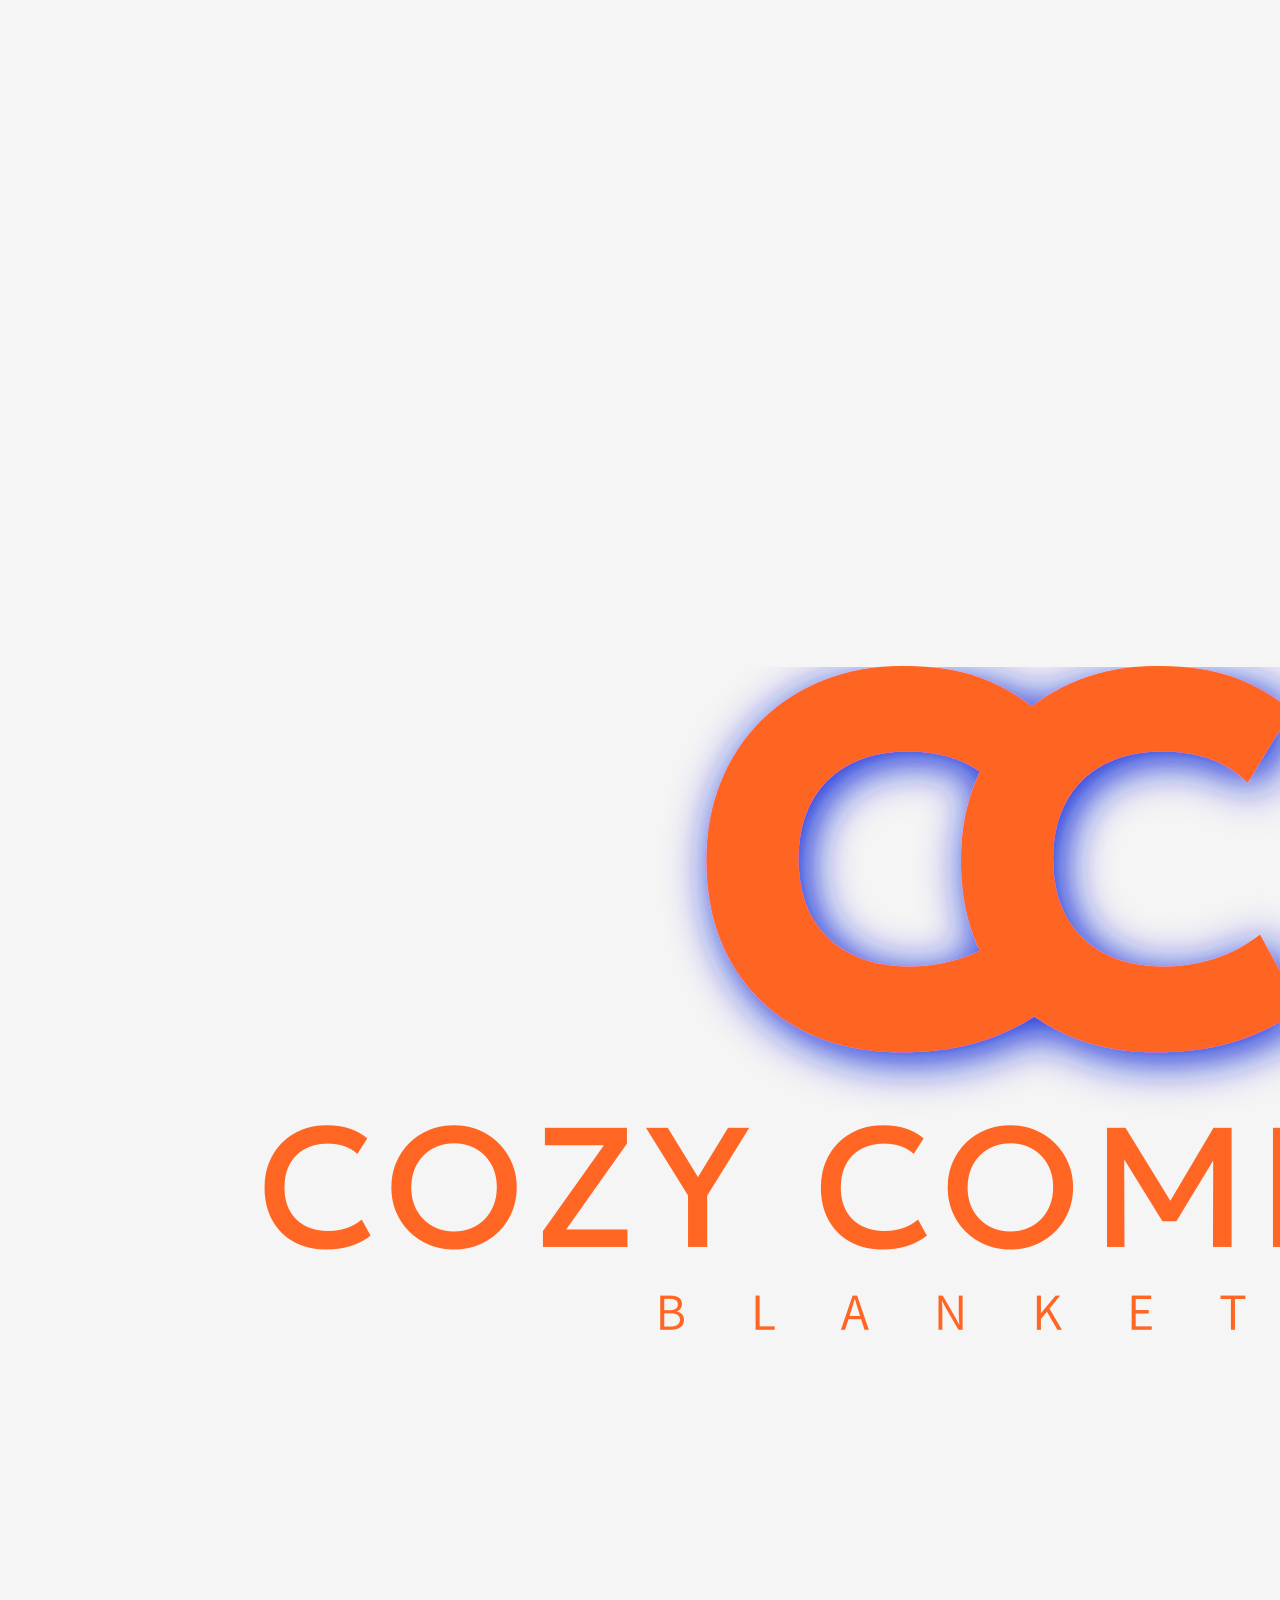
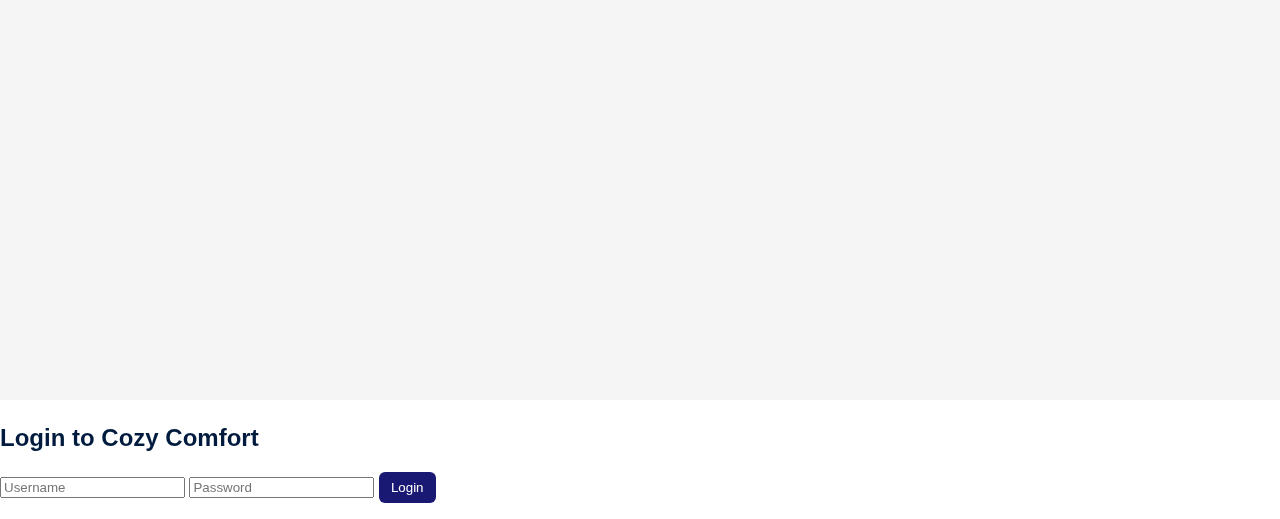
<file: index.html>
<!DOCTYPE html>
<html lang="en">
<head>
  <meta charset="UTF-8">
  <meta name="viewport" content="width=device-width, initial-scale=1.0">
  <title>Cozy Comfort - Login</title>
  <link rel="stylesheet" href="style.css">
</head>
<body>
  <div class="login-container">
    <img src="images/logo.png" alt="Logo" class="logo">
    <h2>Login to Cozy Comfort</h2>
    <input type="text" id="username" placeholder="Username">
    <input type="password" id="password" placeholder="Password">
    <button class="btn" onclick="login()">Login</button>
    <p id="login-msg"></p>
  </div>

  <script src="app.js"></script>
</body>
</html>
</file>
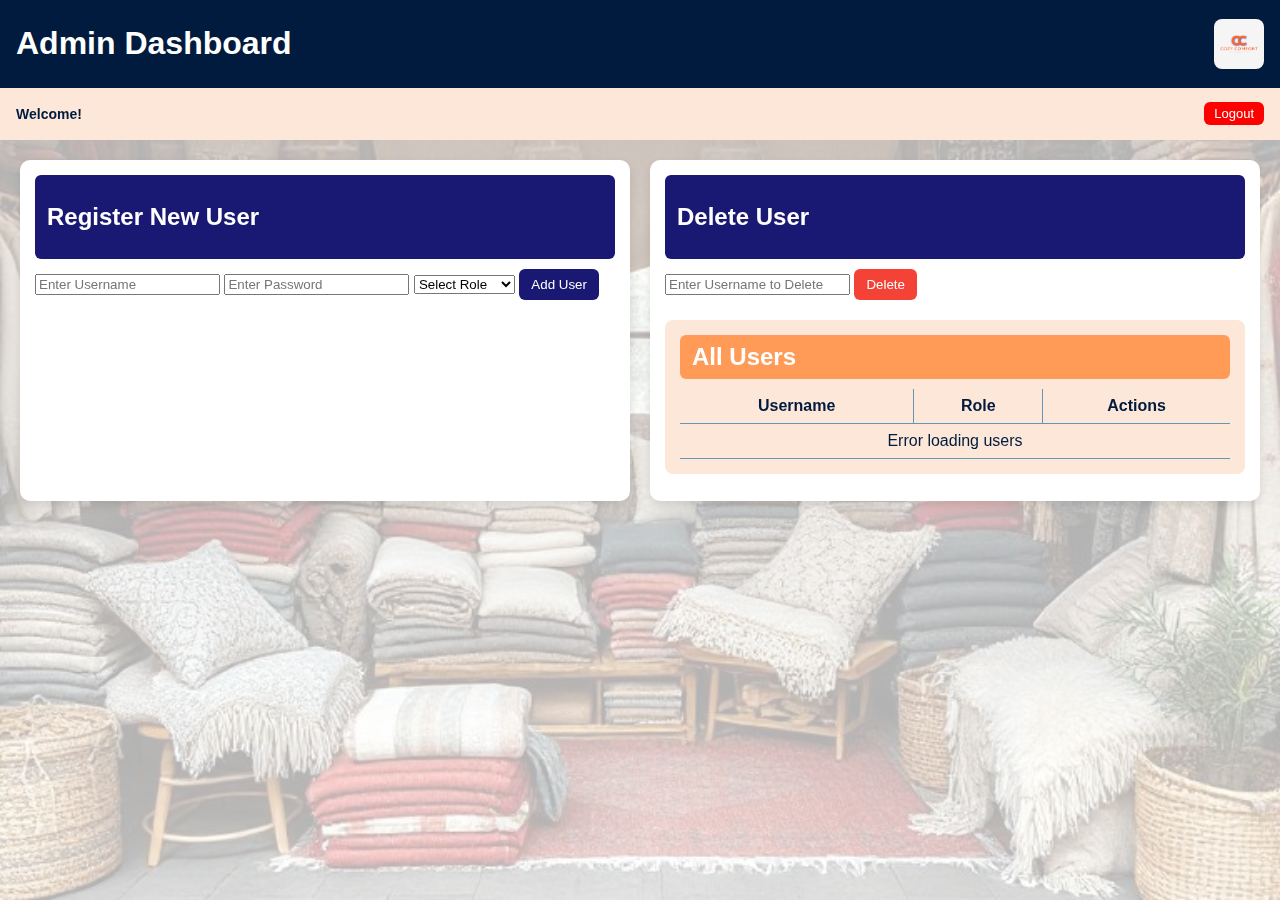
<file: admin.html>
<!DOCTYPE html>
<html lang="en">
<head>
  <meta charset="UTF-8">
  <meta name="viewport" content="width=device-width, initial-scale=1.0">
  <title>Admin Dashboard - Cozy Comfort</title>
  <link rel="stylesheet" href="style.css">
</head>
<body>
  <!-- Top Header -->
  <header class="header-top">
    <h1>Admin Dashboard</h1>
    <img src="images/logo.png" alt="Cozy Comfort Logo" class="logo-img">
  </header>

  <!-- Second Header -->
  <header class="header-bottom">
    <p id="welcome-msg">Welcome!</p>
    <button class="logout-btn" onclick="logout()">Logout</button>
  </header>

  <div class="dashboard">
    <!-- Left: Register User -->
    <div class="left-panel">
      <div class="panel-header">
        <h2>Register New User</h2>
      </div>
     <input type="text" id="new-username" placeholder="Enter Username">
    <input type="password" id="new-password" placeholder="Enter Password">
    <select id="new-role">
        <option value="">Select Role</option>
        <option value="seller">Seller</option>
        <option value="distributor">Distributor</option>
        <option value="manufacturer">Manufacturer</option>
        <option value="admin">Admin</option>
    </select>
    <button class="btn" onclick="registerUser()">Add User</button>
    <p id="register-msg"></p>
  </div>

    <!-- Right: Manage Users -->
    <div class="right-panel">
      <div class="panel-header">
        <h2>Delete User</h2>
      </div>
      <input type="text" id="delete-username" placeholder="Enter Username to Delete">
      <button class="btn cancel" onclick="deleteUser()">Delete</button>
      <p id="delete-msg"></p>

<div class="low-stock-section" style="margin-top:20px;">
  <h2 class="tab-header">All Users</h2>
  <table id="usersTable">
    <thead>
      <tr>
        <th>Username</th>
        <th>Role</th>
        <th>Actions</th>
      </tr>
    </thead>
    <tbody id="usersTableBody">
      <!-- Filled dynamically by app.js -->
    </tbody>
  </table>
</div>

  <script src="app.js"></script>
  <script>
    document.addEventListener("DOMContentLoaded", () => {
      showWelcome();
      loadAllUsers();
    });
  </script>
</body>
</html>
</file>
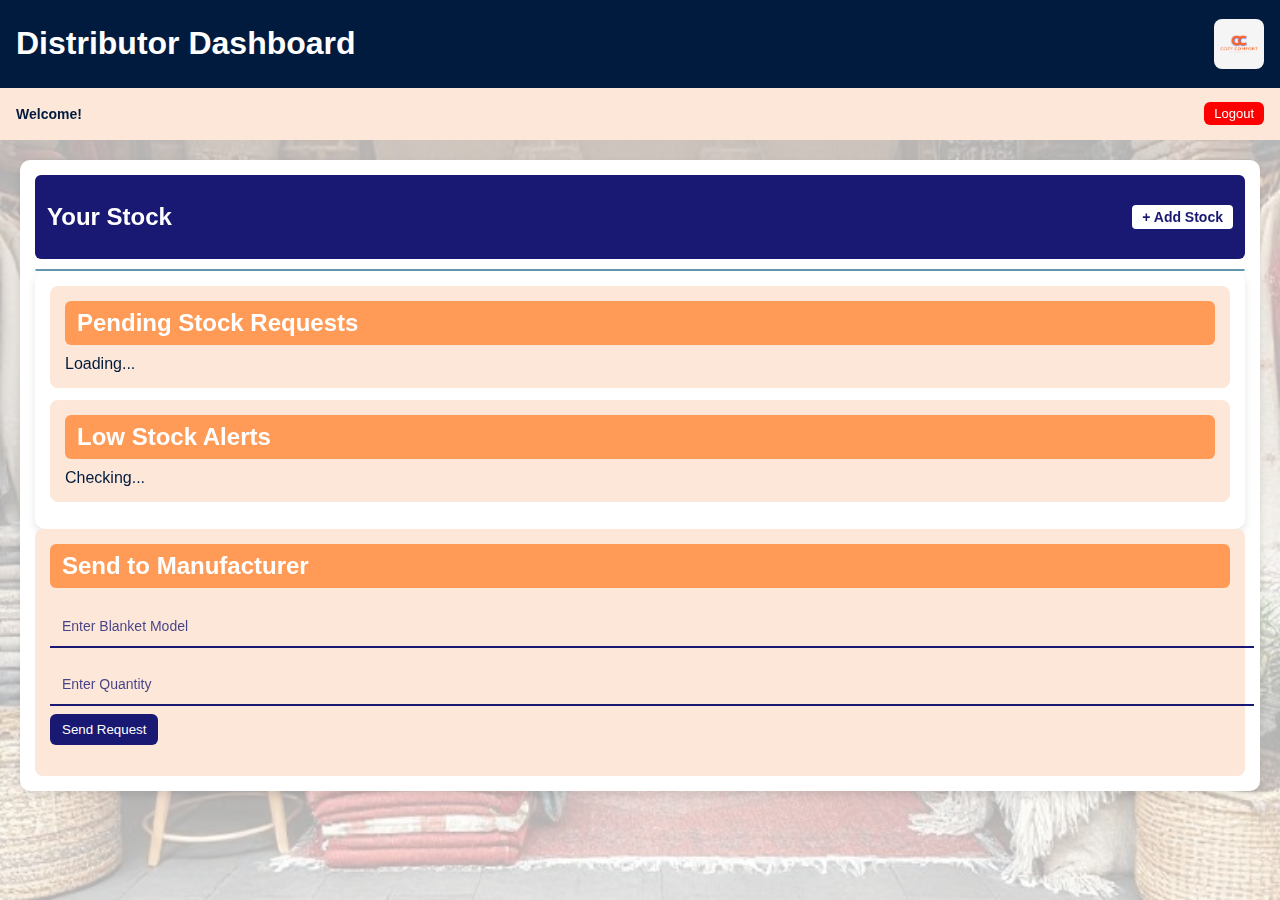
<file: distributor.html>
<!DOCTYPE html>
<html lang="en">
<head>
    <meta charset="UTF-8">
    <meta name="viewport" content="width=device-width, initial-scale=1.0">
    <title>Distributor Dashboard - Cozy Comfort</title>
    <link rel="stylesheet" href="style.css">
</head>
<body>
    <!-- Top Header -->
    <header class="header-top">
        <h1>Distributor Dashboard</h1>
        <img src="images/logo.png" alt="Cozy Comfort Logo" class="logo-img">
    </header>

    <!-- Welcome Header -->
    <header class="header-bottom">
        <p id="welcome-msg">Welcome!</p>
        <button class="logout-btn" onclick="logout()">Logout</button>
    </header>

    <div class="dashboard">
        <!-- Left: Distributor Stock -->
        <div class="left-panel">
            <div class="panel-header">
                <h2>Your Stock</h2>
                <button class="add-stock-btn" onclick="showAddStockPopup()">+ Add Stock</button>
            </div>
            <div class="scrollable-table">
                <table id="distributor-stock-table"></table>
            </div>

        <!-- Right: Pending Seller Requests -->
        <div class="right-panel">
            <div class="low-stock-section">
                <h2 class="tab-header">Pending Stock Requests</h2>
                <div id="pending-requests">Loading...</div>
            </div>

          <!-- Low Stock Section -->
            <div class="low-stock-section">
                <h2 class="tab-header">Low Stock Alerts</h2>
                <div id="distributor-low-stock">Checking...</div>
            </div>
        </div>

            <div class="request-section">
                <h2 class="tab-header">Send to Manufacturer</h2>
                <input type="text" id="request-model" placeholder="Enter Blanket Model">
                <input type="number" id="request-qty" placeholder="Enter Quantity">
                <button class="btn popup" onclick="sendManufacturerRequest()">Send Request</button>
                <p id="request-msg"></p>
            </div>
        </div>
    </div>

    <!-- Add Stock Popup -->
    <div id="popup-form" class="popup-form">
        <h3>Add Stock</h3>
        <div class="popup-content">
            <input type="text" id="add-model" placeholder="Enter Blanket Model">
            <input type="number" id="add-qty" placeholder="Enter Quantity">
            <button class="btn" onclick="addDistributorStock()">Save</button>
            <button class="btn cancel" onclick="hideAddStockPopup()">Cancel</button>
        </div>
    </div>

    <script src="app.js"></script>
    <script>
        document.addEventListener("DOMContentLoaded", () => {
            showWelcome();
            loadDistributorStock();
            loadPendingRequests();
            loadDistributorLowStock(); // ✅ Auto load low stock alerts
            setInterval(loadDistributorLowStock, 10000); // ✅ Refresh every 10s like other dashboards
        });
    </script>
</body>
</html>
</file>
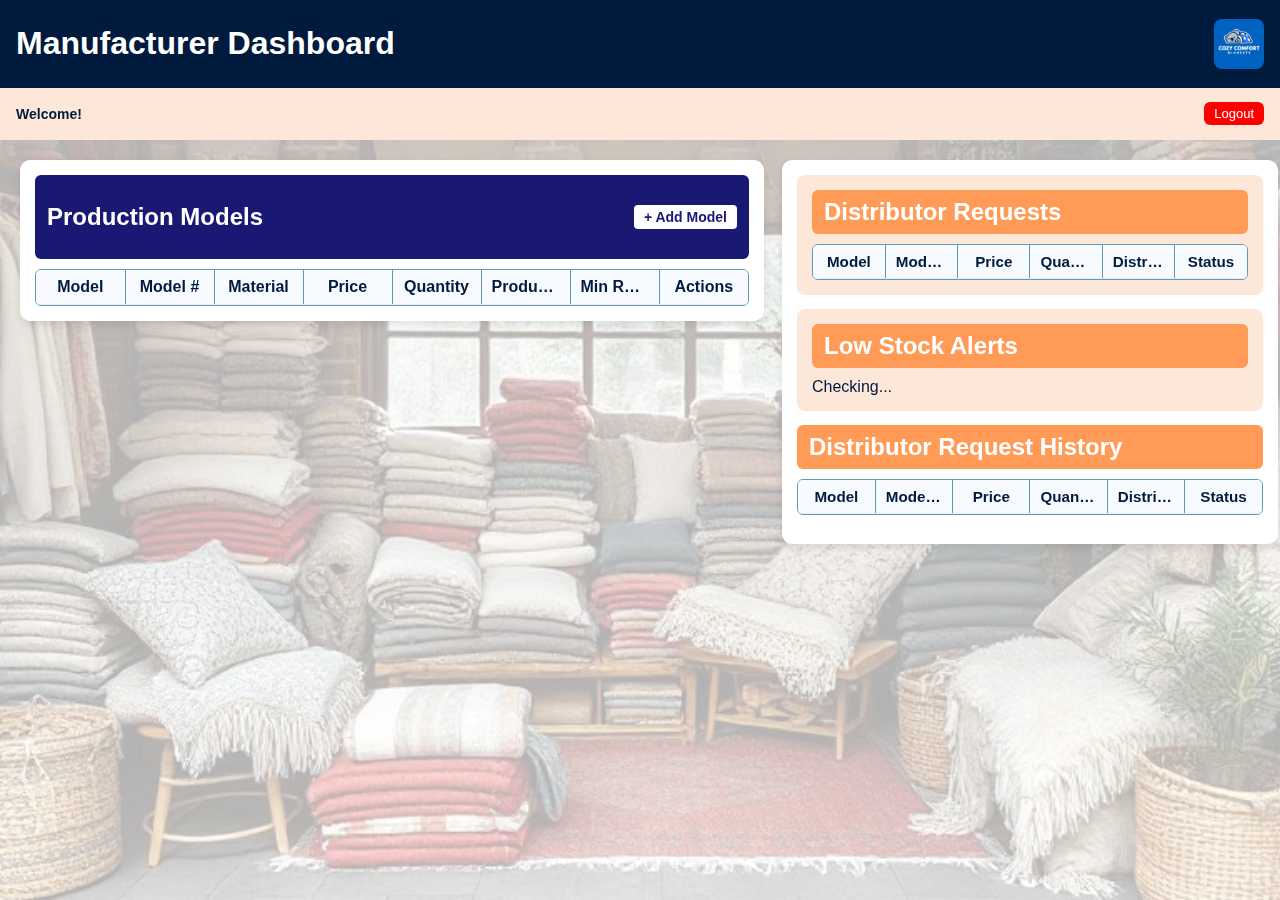
<file: manufacturer.html>
<!DOCTYPE html>
<html lang="en">
<head>
  <meta charset="UTF-8" />
  <meta name="viewport" content="width=device-width, initial-scale=1.0"/>
  <title>Manufacturer Dashboard - Cozy Comfort</title>
  <link rel="stylesheet" href="style.css" />
  <style>

    .dashboard {
      display: grid;
      grid-template-columns: 60% 40%;
      gap: 18px;
      align-items: start;
    }
    .left-panel {

      min-width: 0;
    }
    .right-panel {
      min-width: 0;
    }


    .right-panel .low-stock-section,
    .right-panel .history-section {
      margin-bottom: 14px;
    }
    .right-panel .scrollable-table {
      max-height: 260px;      
      overflow: auto;
    }

    .scrollable-table table {
      width: 100%;
      border-collapse: collapse;
      table-layout: fixed;     
    }
    .scrollable-table th, .scrollable-table td {
      padding: 8px 10px;
      border-bottom: 1px solid #e6eef7;
      white-space: nowrap;
      overflow: hidden;
      text-overflow: ellipsis;
    }
    .scrollable-table th {
      position: sticky;
      top: 0;
      background: #f7fbff;
      z-index: 1;
    }

    .right-panel .scrollable-table th,
    .right-panel .scrollable-table td {
      font-size: 0.95rem;
    }

    /* Responsive: stack on narrow screens */
    @media (max-width: 1100px) {
      .dashboard {
        grid-template-columns: 1fr;
      }
      .right-panel .scrollable-table {
        max-height: none;
      }
    }
  </style>
</head>
<body>
  <!-- Top Header -->
  <header class="header-top">
    <h1>Manufacturer Dashboard</h1>
    <img src="images/cozylogo.png" alt="Cozy Comfort Logo" class="logo-img" />
  </header>

  <!-- Welcome Header -->
  <header class="header-bottom">
    <p id="welcome-msg">Welcome!</p>
    <button class="logout-btn" onclick="logout()">Logout</button>
  </header>

  <div class="dashboard">
    <!-- Left: Manufacturer Stock -->
    <div class="left-panel">
      <div class="panel-header">
        <h2>Production Models</h2>
        <button class="add-stock-btn" onclick="showAddStockPopup()">+ Add Model</button>
      </div>
      <div class="scrollable-table">
        <table id="manufacturer-stock-table">
          <tr>
            <th>Model</th>
            <th>Model #</th>
            <th>Material</th>
            <th>Price</th>
            <th>Quantity</th>
            <th>Production Days</th>
            <th>Min Required</th>
            <th>Actions</th>
          </tr>
        </table>
      </div>
    </div>

    <!-- Right: Distributor Requests + Alerts -->
    <div class="right-panel">
      <div class="low-stock-section">
        <h2 class="tab-header">Distributor Requests</h2>
        <div class="scrollable-table">
          <table id="distributor-requests">
            <tr>
              <th>Model</th>
              <th>Model No.</th>
              <th>Price</th>
              <th>Quantity</th>
              <th>Distributor</th>
              <th>Status</th>
            </tr>
          </table>
        </div>
      </div>

      <div class="low-stock-section">
        <h2 class="tab-header">Low Stock Alerts</h2>
        <div id="low-stock-alerts">Checking...</div>
      </div>

      <div class="history-section align-header">
        <h2 class="tab-header">Distributor Request History</h2>
        <div class="scrollable-table">
          <table id="distributor-request-history">
            <tr>
              <th>Model</th>
              <th>Model No.</th>
              <th>Price</th>
              <th>Quantity</th>
              <th>Distributor</th>
              <th>Status</th>
            </tr>
          </table>
        </div>
      </div>
    </div>
  </div>

  <!-- Add Model Popup -->
  <div id="p
</file>
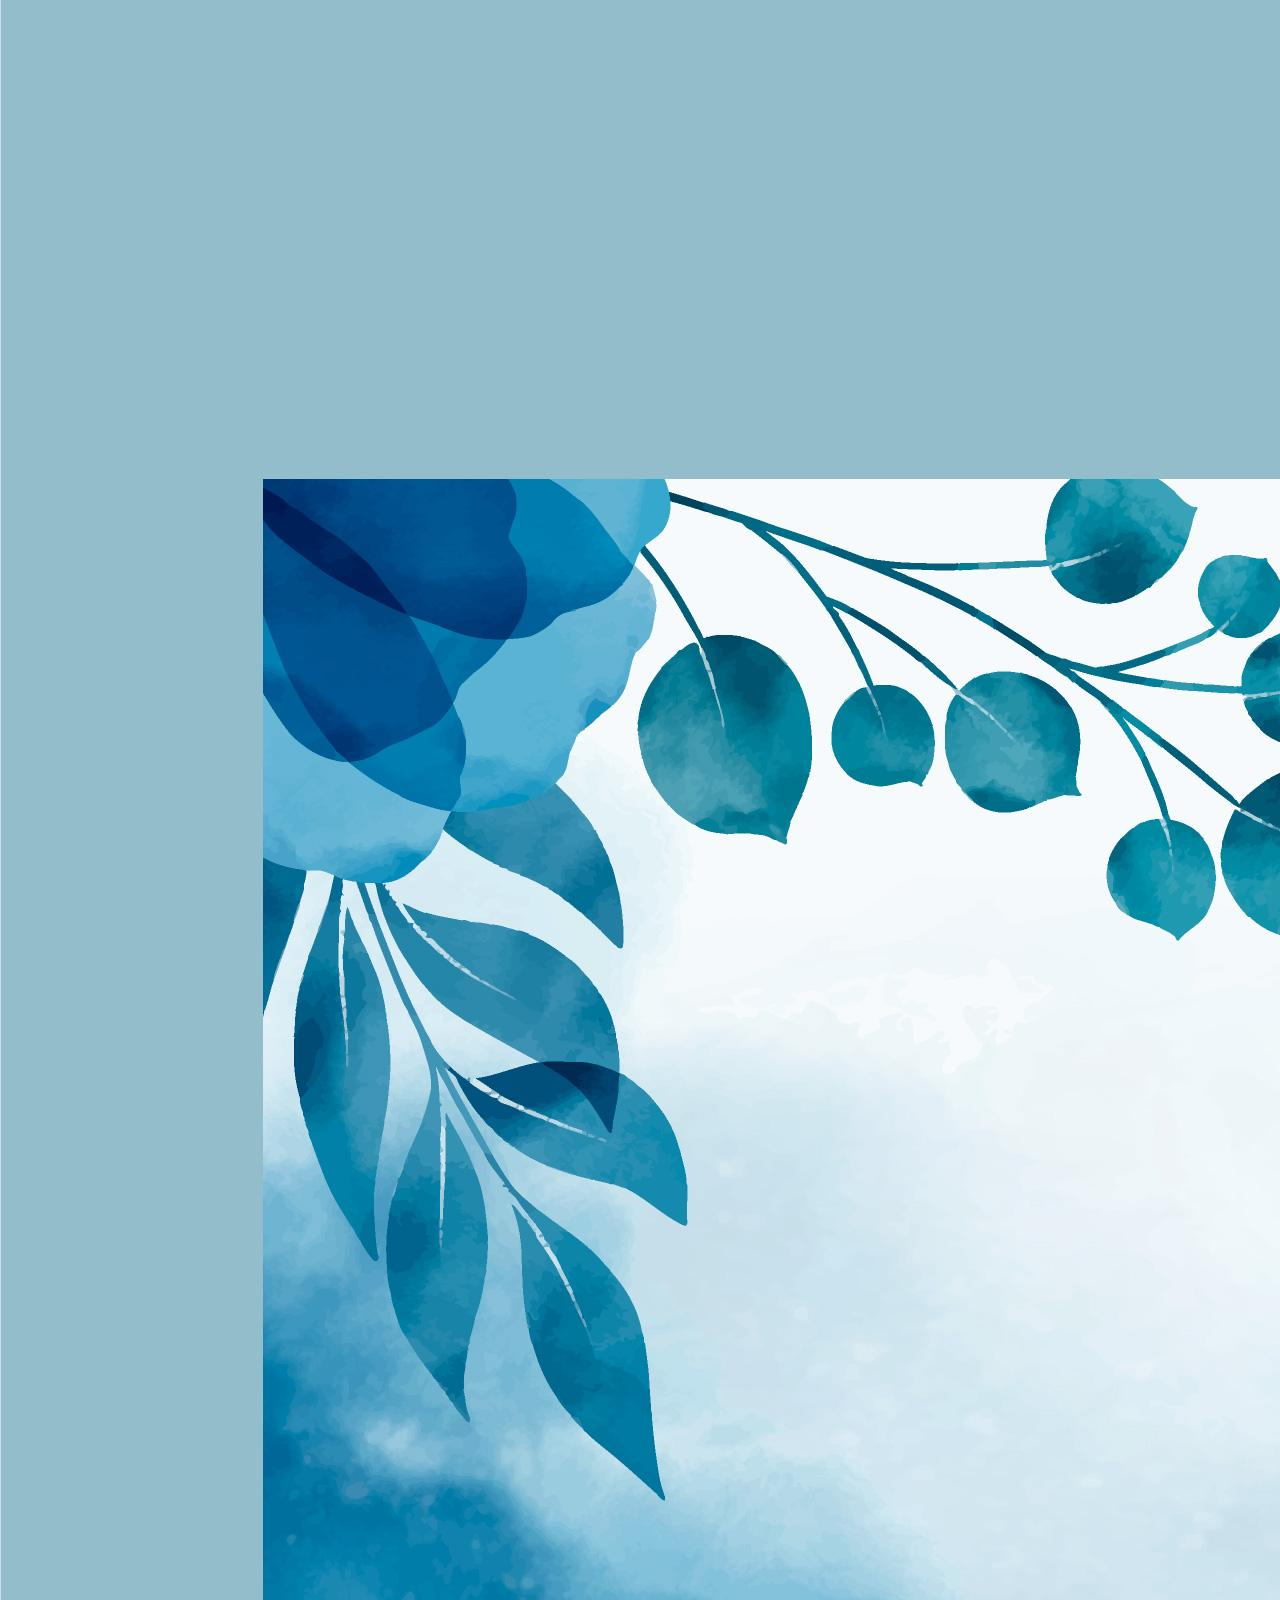
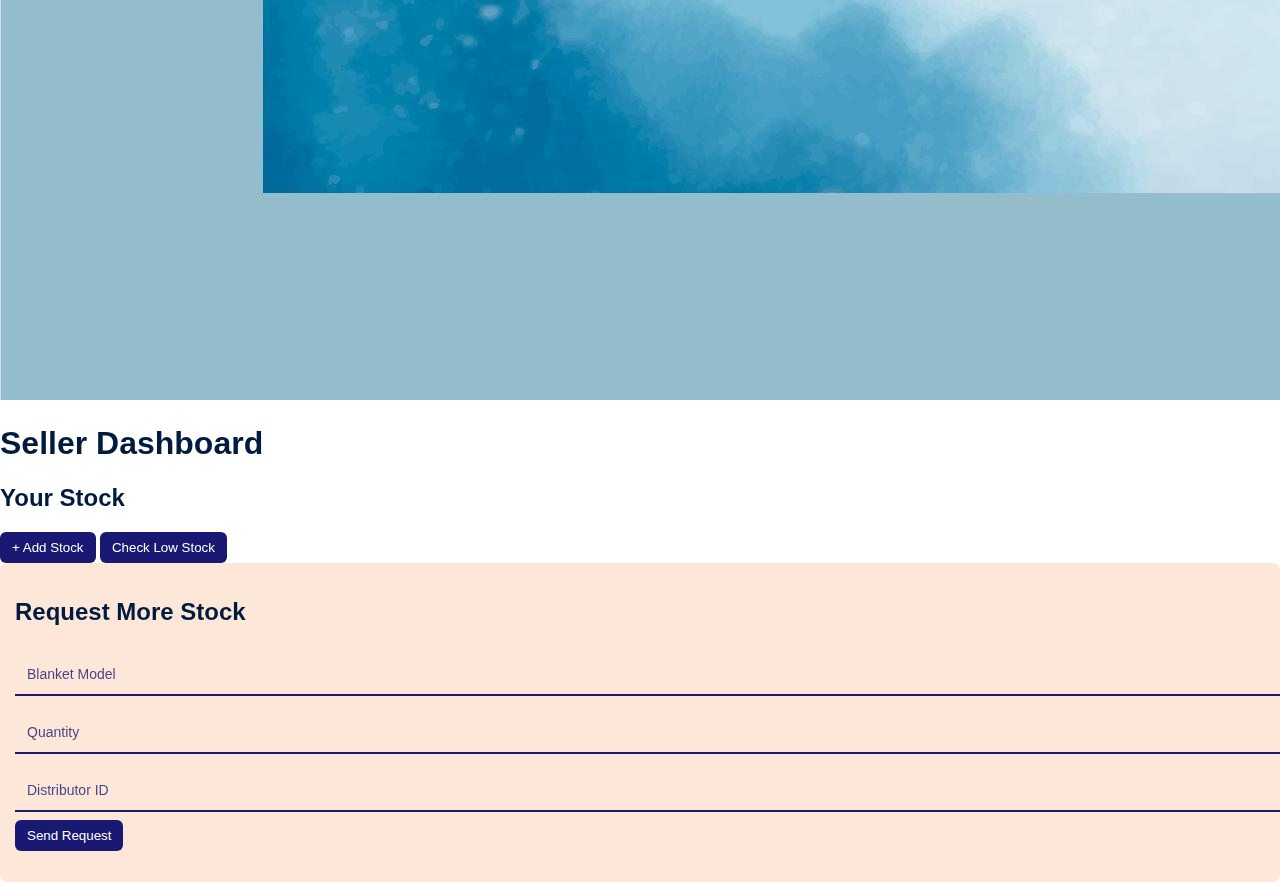
<file: seller.html>
<!DOCTYPE html>
<html lang="en">
<head>
  <meta charset="UTF-8">
  <meta name="viewport" content="width=device-width, initial-scale=1.0">
  <title>Seller Dashboard - Cozy Comfort</title>
  <link rel="stylesheet" href="style.css">
</head>
<body>
  <header>
    <img src="images/seller_banner.jpg" alt="Seller">
    <h1>Seller Dashboard</h1>
  </header>

  <section class="stock-section">
    <h2>Your Stock</h2>
    <table id="seller-stock-table"></table>
    <button class="btn popup" onclick="showAddStockPopup()">+ Add Stock</button>
    <button class="btn" onclick="checkLowStock()">Check Low Stock</button>
    <div id="low-stock-msg"></div>
  </section>

  <section class="request-section">
    <h2>Request More Stock</h2>
    <input type="text" id="request-model" placeholder="Blanket Model">
    <input type="number" id="request-qty" placeholder="Quantity">
    <input type="number" id="distributor-id" placeholder="Distributor ID">
    <button class="btn popup" onclick="sendStockRequest()">Send Request</button>
    <p id="request-msg"></p>
  </section>

  <!-- Add Stock Popup -->
  <div id="popup-form" class="popup-form">
    <h3>Add Stock</h3>
    <input type="text" id="add-model" placeholder="Blanket Model">
    <input type="number" id="add-qty" placeholder="Quantity">
    <button class="btn" onclick="addSellerStock()">Save</button>
    <button class="btn cancel" onclick="hideAddStockPopup()">Cancel</button>
  </div>

  <script src="app.js"></script>
  <script>
    document.addEventListener("DOMContentLoaded", loadSellerStock);
  </script>
</body>
</html>
</file>
<file: style.css>
:root {
    --dark-blue: #001B3D;
    --blue: #191973;
    --sky-blue: #70cbff;
    --light-blue: #6497b1;
    --white: #ffffff;
}

/* Faded Background Image */
body {
    font-family: Arial, sans-serif;
    margin: 0;
    padding: 0;
    color: var(--dark-blue);
    background: url('images/background.jpg') no-repeat center center fixed;
    background-size: cover;
}

body::before {
    content: "";
    position: fixed;
    top: 0; left: 0;
    width: 100%; height: 100%;
    background-color: rgba(255,255,255,0.7);
    z-index: -1;
}

/* Top Header */
.header-top {
    display: flex;
    justify-content: space-between;
    align-items: center;
    background-color: var(--dark-blue);
    color: var(--white);
    padding: 4px 16px;
}

/* Second Header */
.header-bottom {
    display: flex;
    justify-content: space-between;
    align-items: center;
    background-color: #fde7d9;
    color: var(--dark-blue);
    padding: 4px 16px;
}

#welcome-msg {
    font-size: 14px;
    font-weight: bold;
}

/* Logo */
.logo-img {
    width: 50px;
    height: 50px;
    object-fit: contain;
    border-radius: 8px;
}

/* Logout Button */
.logout-btn {
    background-color: red;
    color: white;
    border: none;
    padding: 4px 10px;
    border-radius: 6px;
    font-size: 13px;
    cursor: pointer;
    transition: background 0.3s ease;
}

.logout-btn:hover {
    background-color: #cc0000;
}

/* Dashboard Layout */
.dashboard {
    display: flex;
    margin: 20px;
    gap: 20px;
}

/* Panels */
.left-panel, .right-panel {
    background: var(--white);
    padding: 15px;
    border-radius: 10px;
    box-shadow: 0 4px 8px rgba(0,0,0,0.1);
    flex: 1;
}

/* Scrollable Stock Table */
.scrollable-table {
    max-height: 500px;
    overflow-y: auto;
    border: 1px solid var(--light-blue);
    border-radius: 6px;
    background: var(--white);
}

/* Panel Header */
.panel-header {
    display: flex;
    justify-content: space-between;
    align-items: center;
    background: var(--blue);
    color: var(--white);
    padding: 8px 12px;
    border-radius: 6px;
    margin-bottom: 10px;
}

/* Add Stock button */
.add-stock-btn {
    background: var(--white);
    color: var(--blue);
    font-weight: bold;
    font-size: 14px;
    padding: 4px 10px;
    border-radius: 4px;
    border: none;
    cursor: pointer;
}

/* Low Stock and Request Tabs */
.tab-header {
    background: #ff9b57;
    color: var(--white);
    padding: 8px 12px;
    border-radius: 6px;
    margin-top: 0;
    margin-bottom: 10px;
}

/* Low Stock Section */
.low-stock-section {
    background: #fde7d9;
    border-radius: 8px;
    padding: 15px;
    flex: 1;
    margin-bottom: 12px;
}

/* Request Section */
.request-section {
    background: #fde7d9;
    border-radius: 8px;
    padding: 15px;
    flex: 1;
}

/* Inputs */
.request-section input,
.popup-form input {
    width: 100%;
    padding: 12px;
    margin: 8px 0;
    border: none;
    border-bottom: 2px solid var(--blue);
    background: transparent;
    outline: none;
    font-size: 14px;
    color: var(--dark-blue);
    transition: border-color 0.3s ease;
}

.request-section input::placeholder,
.popup-form input::placeholder {
    color: var(--blue);
    opacity: 0.8;
}

.request-section input:focus,
.popup-form input:focus {
    border-bottom: 2px solid var(--dark-blue);
}

/* Table Styles */
table {
    width: 100%;
    border-collapse: collapse;
}

th, td {
    padding: 8px;
    border-bottom: 1px solid var(--light-blue);
    border-right: 1px solid var(--light-blue);
    text-align: center;
}

th:last-child, td:last-child {
    border-right: none;
}

/* Buttons */
.btn {
    background: var(--blue);
    color: var(--white);
    border: none;
    padding: 8px 12px;
    border-radius: 6px;
    cursor: pointer;
    transition: transform 0.2s;
}

.btn:hover {
    transform: scale(1.05);
}

.cancel {
    background: #f44336;
}

/* Popup Styling */
.popup-form {
    position: fixed;
    top: 50%;
    left: 50%;
    transform: translate(-50%, -50%);
    background: var(--white);
    padding: 0;
    display: none;
    border-radius: 10px;
    box-shadow: 0 4px 12px rgba(0,0,0,0.2);
    width: 300px;
}

/* ✅ Popup Header with Blue Bar */
.popup-form h3 {
    background: var(--blue);
    color: var(--white);
    margin: 0;
    padding: 10px;
    border-top-left-radius: 10px;
    border-top-right-radius: 10px;
    font-size: 16px;
    text-align: center;
}

.popup-form.active {
    display: block;
}

.popup-form input {
    padding: 12px;
    margin: 12px;
}
</file>
